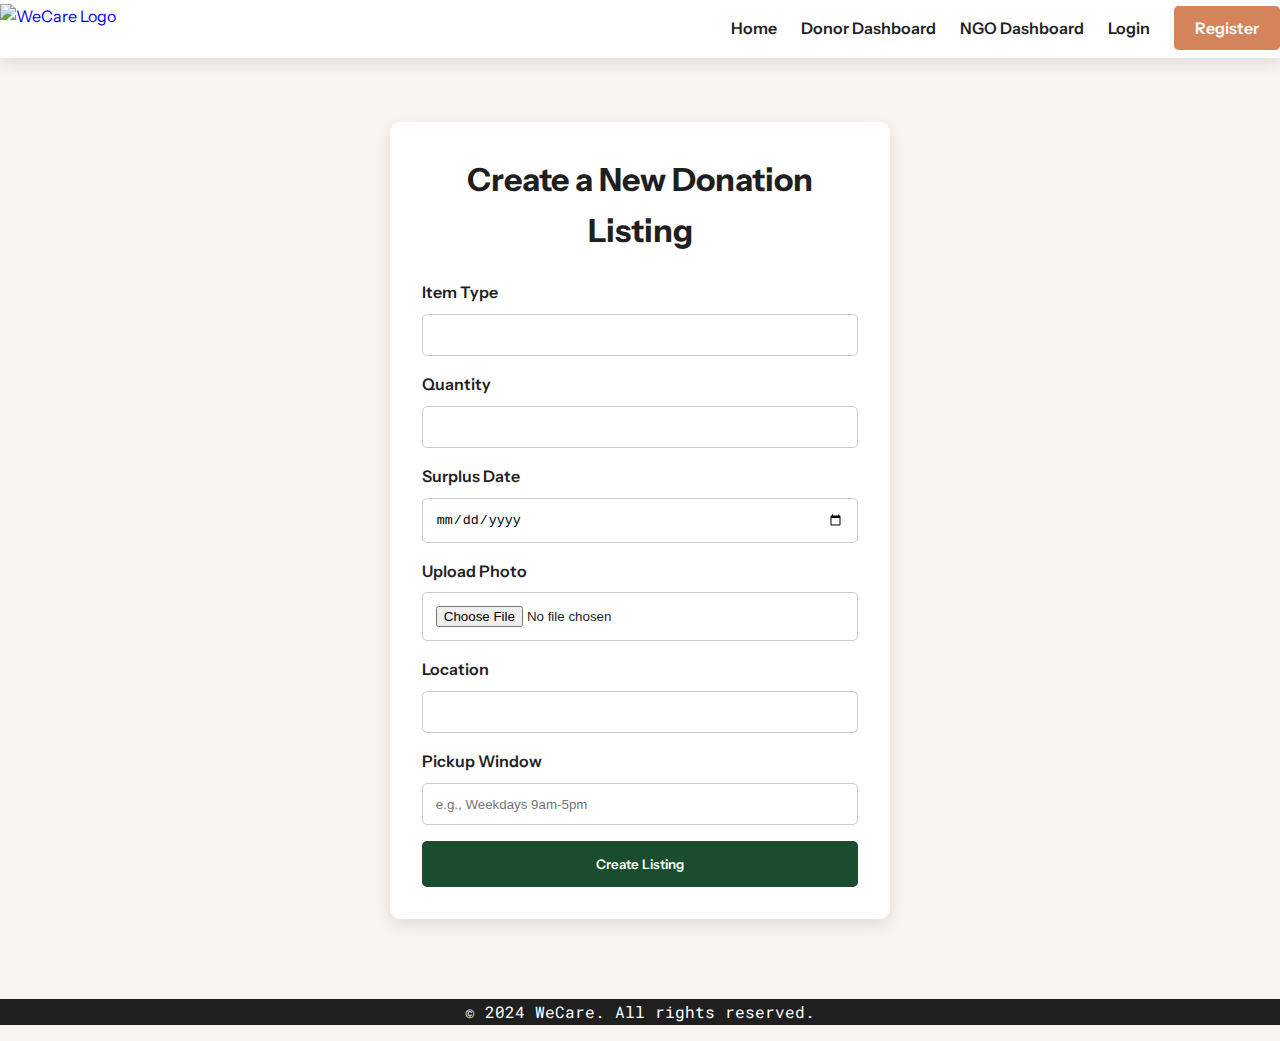
<file: create_listing.html>
<!DOCTYPE html>
<html lang="en">
<head>
    <meta charset="UTF-8">
    <meta name="viewport" content="width=device-width, initial-scale=1.0">
    <title>Create Listing - WeCare</title>
    <link rel="stylesheet" href="style.css">
</head>
<body>
    <site-header></site-header>

    <main>
        <div class="form-container">
            <h1>Create a New Donation Listing</h1>
            <form>
                <div class="form-group">
                    <label for="item-type">Item Type</label>
                    <input type="text" id="item-type" name="item-type" required>
                </div>
                <div class="form-group">
                    <label for="quantity">Quantity</label>
                    <input type="text" id="quantity" name="quantity" required>
                </div>
                <div class="form-group">
                    <label for="surplus-date">Surplus Date</label>
                    <input type="date" id="surplus-date" name="surplus-date" required>
                </div>
                <div class="form-group">
                    <label for="photo-upload">Upload Photo</label>
                    <input type="file" id="photo-upload" name="photo-upload">
                </div>
                <div class="form-group">
                    <label for="location">Location</label>
                    <input type="text" id="location" name="location" required>
                </div>
                <div class="form-group">
                    <label for="pickup-window">Pickup Window</label>
                    <input type="text" id="pickup-window" name="pickup-window" placeholder="e.g., Weekdays 9am-5pm">
                </div>
                <button type="submit" class="btn btn-primary" style="width: 100%;">Create Listing</button>
            </form>
        </div>
    </main>

    <site-footer></site-footer>

    <script src="main.js" type="module"></script>
</body>
</html>
</file>
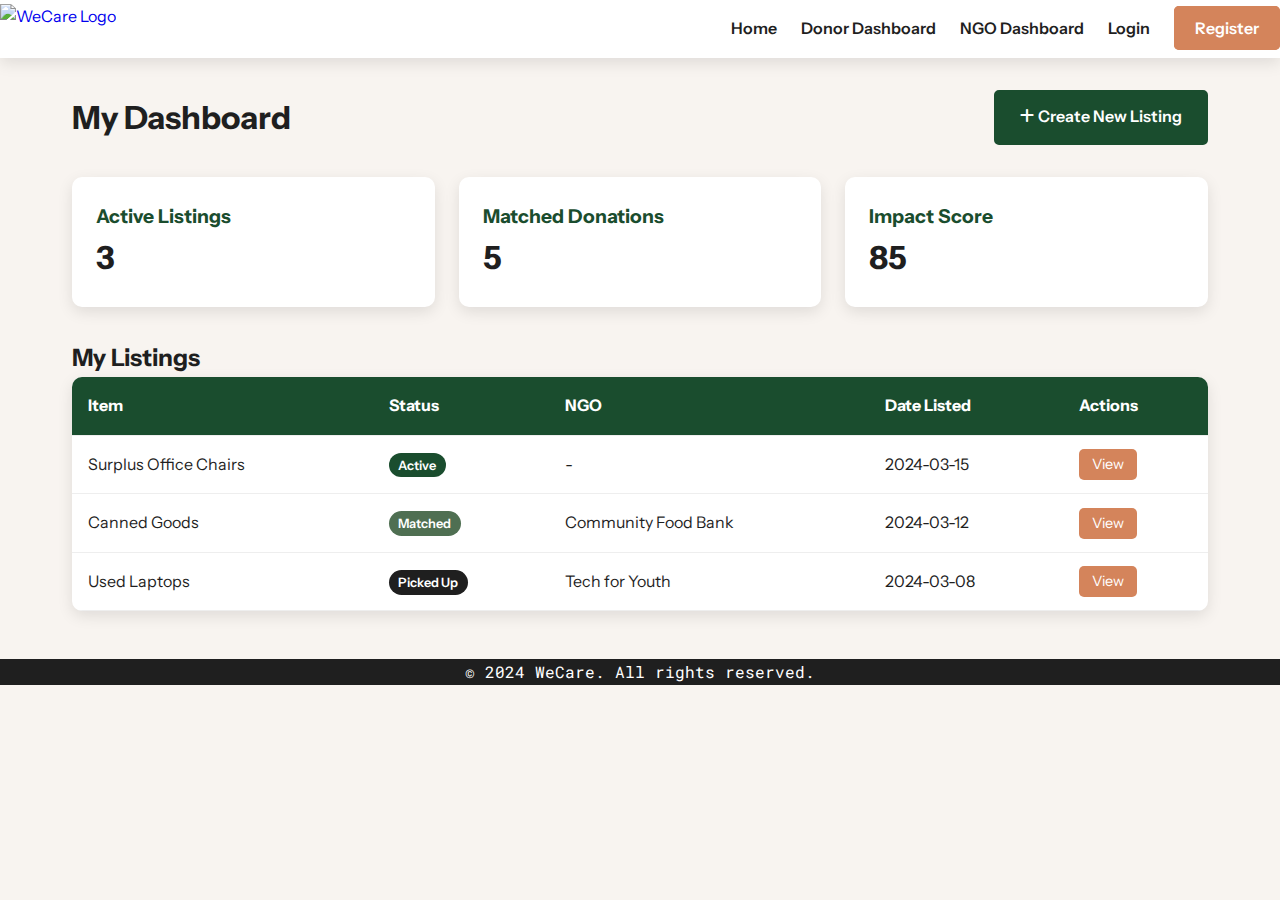
<file: donor_dashboard.html>
<!DOCTYPE html>
<html lang="en">
<head>
    <meta charset="UTF-8">
    <meta name="viewport" content="width=device-width, initial-scale=1.0">
    <title>Donor Dashboard - WeCare</title>
    <link rel="stylesheet" href="style.css">
    <link rel="stylesheet" href="https://cdnjs.cloudflare.com/ajax/libs/font-awesome/6.5.1/css/all.min.css">
</head>
<body>
    <site-header></site-header>

    <main class="dashboard">
        <header class="dashboard-header">
            <h1>My Dashboard</h1>
            <a href="create_listing.html" class="btn btn-primary"><i class="fas fa-plus"></i> Create New Listing</a>
        </header>

        <section class="dashboard-summary">
            <div class="summary-card">
                <h3>Active Listings</h3>
                <p>3</p>
            </div>
            <div class="summary-card">
                <h3>Matched Donations</h3>
                <p>5</p>
            </div>
            <div class="summary-card">
                <h3>Impact Score</h3>
                <p>85</p>
            </div>
        </section>

        <section class="dashboard-listings">
            <h2>My Listings</h2>
            <table>
                <thead>
                    <tr>
                        <th>Item</th>
                        <th>Status</th>
                        <th>NGO</th>
                        <th>Date Listed</th>
                        <th>Actions</th>
                    </tr>
                </thead>
                <tbody>
                    <tr>
                        <td>Surplus Office Chairs</td>
                        <td><span class="status status-active">Active</span></td>
                        <td>-</td>
                        <td>2024-03-15</td>
                        <td><a href="#" class="btn-sm">View</a></td>
                    </tr>
                    <tr>
                        <td>Canned Goods</td>
                        <td><span class="status status-matched">Matched</span></td>
                        <td>Community Food Bank</td>
                        <td>2024-03-12</td>
                        <td><a href="#" class="btn-sm">View</a></td>
                    </tr>
                    <tr>
                        <td>Used Laptops</td>
                        <td><span class="status status-picked-up">Picked Up</span></td>
                        <td>Tech for Youth</td>
                        <td>2024-03-08</td>
                        <td><a href="#" class="btn-sm">View</a></td>
                    </tr>
                </tbody>
            </table>
        </section>
    </main>

    <site-footer></site-footer>

    <script src="main.js" type="module"></script>
</body>
</html>
</file>
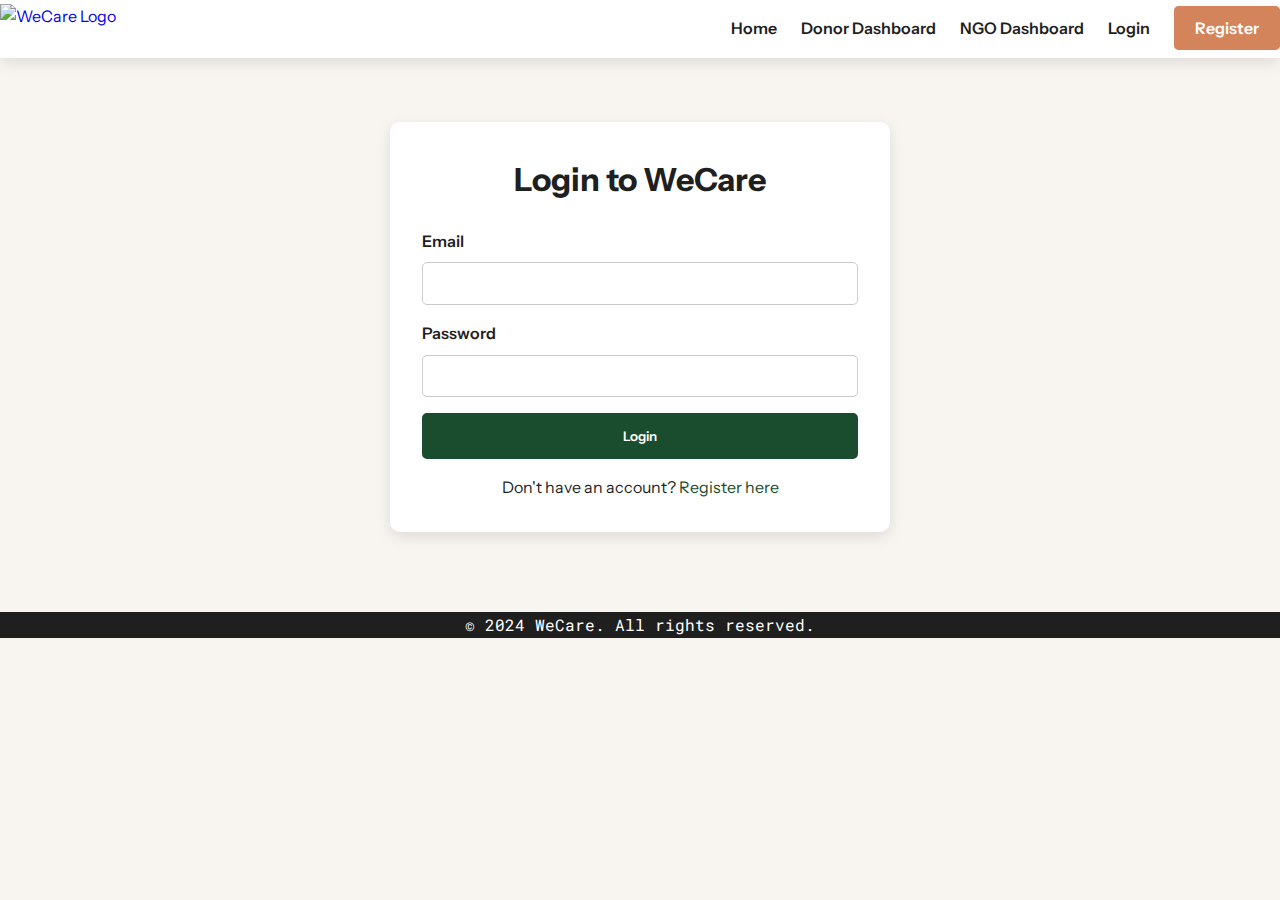
<file: login.html>
<!DOCTYPE html>
<html lang="en">
<head>
    <meta charset="UTF-8">
    <meta name="viewport" content="width=device-width, initial-scale=1.0">
    <title>Login - WeCare</title>
    <link rel="stylesheet" href="style.css">
</head>
<body>
    <site-header></site-header>

    <main>
        <div class="form-container">
            <h1>Login to WeCare</h1>
            <form>
                <div class="form-group">
                    <label for="email">Email</label>
                    <input type="email" id="email" name="email" required>
                </div>
                <div class="form-group">
                    <label for="password">Password</label>
                    <input type="password" id="password" name="password" required>
                </div>
                <button type="submit" class="btn btn-primary" style="width: 100%;">Login</button>
            </form>
            <p>Don't have an account? <a href="register.html">Register here</a></p>
        </div>
    </main>

    <site-footer></site-footer>

    <script src="main.js" type="module"></script>
</body>
</html>
</file>
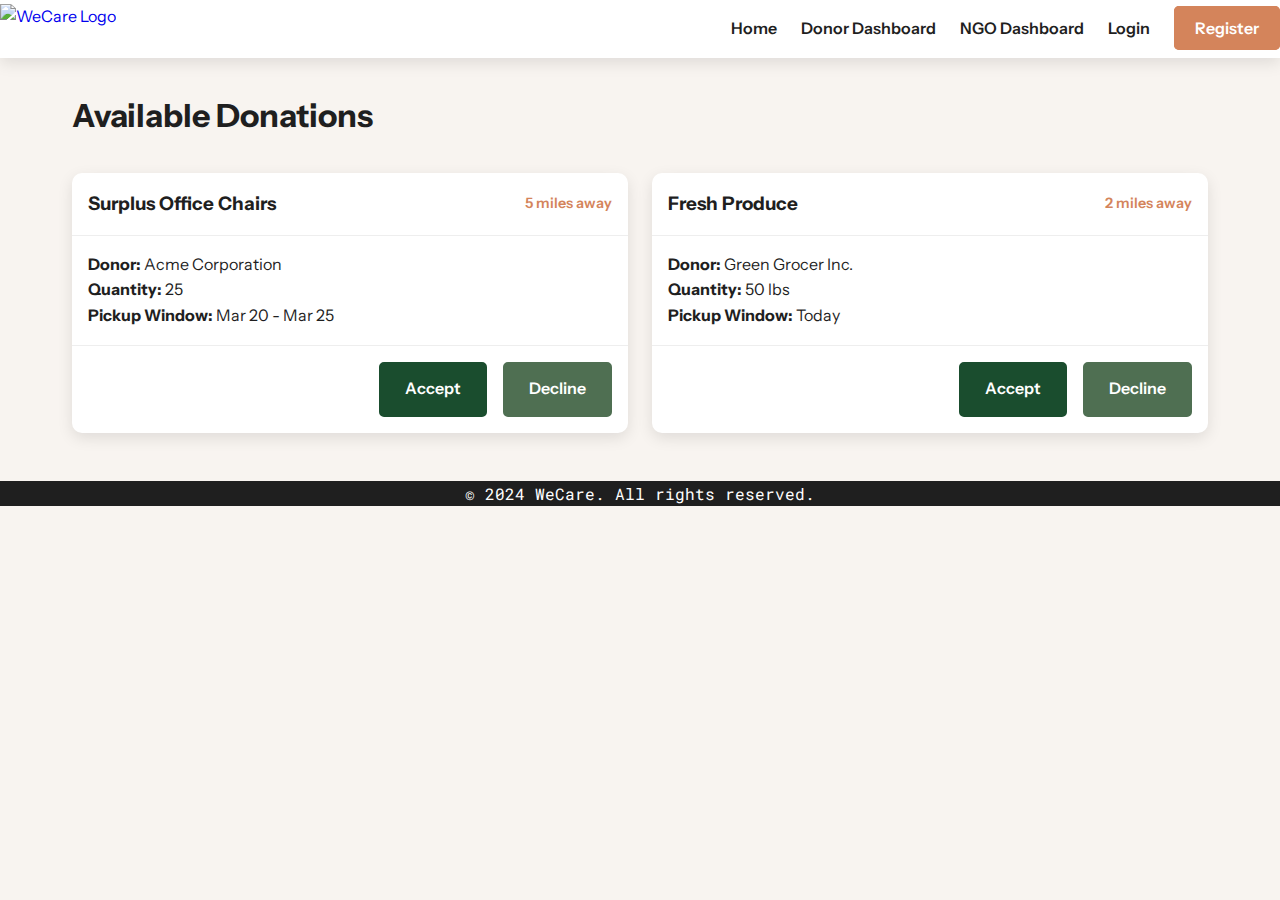
<file: ngo_dashboard.html>
<!DOCTYPE html>
<html lang="en">
<head>
    <meta charset="UTF-8">
    <meta name="viewport" content="width=device-width, initial-scale=1.0">
    <title>NGO Dashboard - WeCare</title>
    <link rel="stylesheet" href="style.css">
    <link rel="stylesheet" href="https://cdnjs.cloudflare.com/ajax/libs/font-awesome/6.5.1/css/all.min.css">
</head>
<body>
    <site-header></site-header>

    <main class="dashboard">
        <header class="dashboard-header">
            <h1>Available Donations</h1>
        </header>

        <section class="donation-cards">
            <div class="card donation-card">
                <div class="card-header">
                    <h3>Surplus Office Chairs</h3>
                    <span class="distance">5 miles away</span>
                </div>
                <div class="card-body">
                    <p><strong>Donor:</strong> Acme Corporation</p>
                    <p><strong>Quantity:</strong> 25</p>
                    <p><strong>Pickup Window:</strong> Mar 20 - Mar 25</p>
                </div>
                <div class="card-footer">
                    <a href="#" class="btn btn-primary">Accept</a>
                    <a href="#" class="btn btn-secondary">Decline</a>
                </div>
            </div>

            <div class="card donation-card">
                <div class="card-header">
                    <h3>Fresh Produce</h3>
                    <span class="distance">2 miles away</span>
                </div>
                <div class="card-body">
                    <p><strong>Donor:</strong> Green Grocer Inc.</p>
                    <p><strong>Quantity:</strong> 50 lbs</p>
                    <p><strong>Pickup Window:</strong> Today</p>
                </div>
                <div class="card-footer">
                    <a href="#" class="btn btn-primary">Accept</a>
                    <a href="#" class="btn btn-secondary">Decline</a>
                </div>
            </div>
        </section>
    </main>

    <site-footer></site-footer>

    <script src="main.js" type="module"></script>
</body>
</html>
</file>
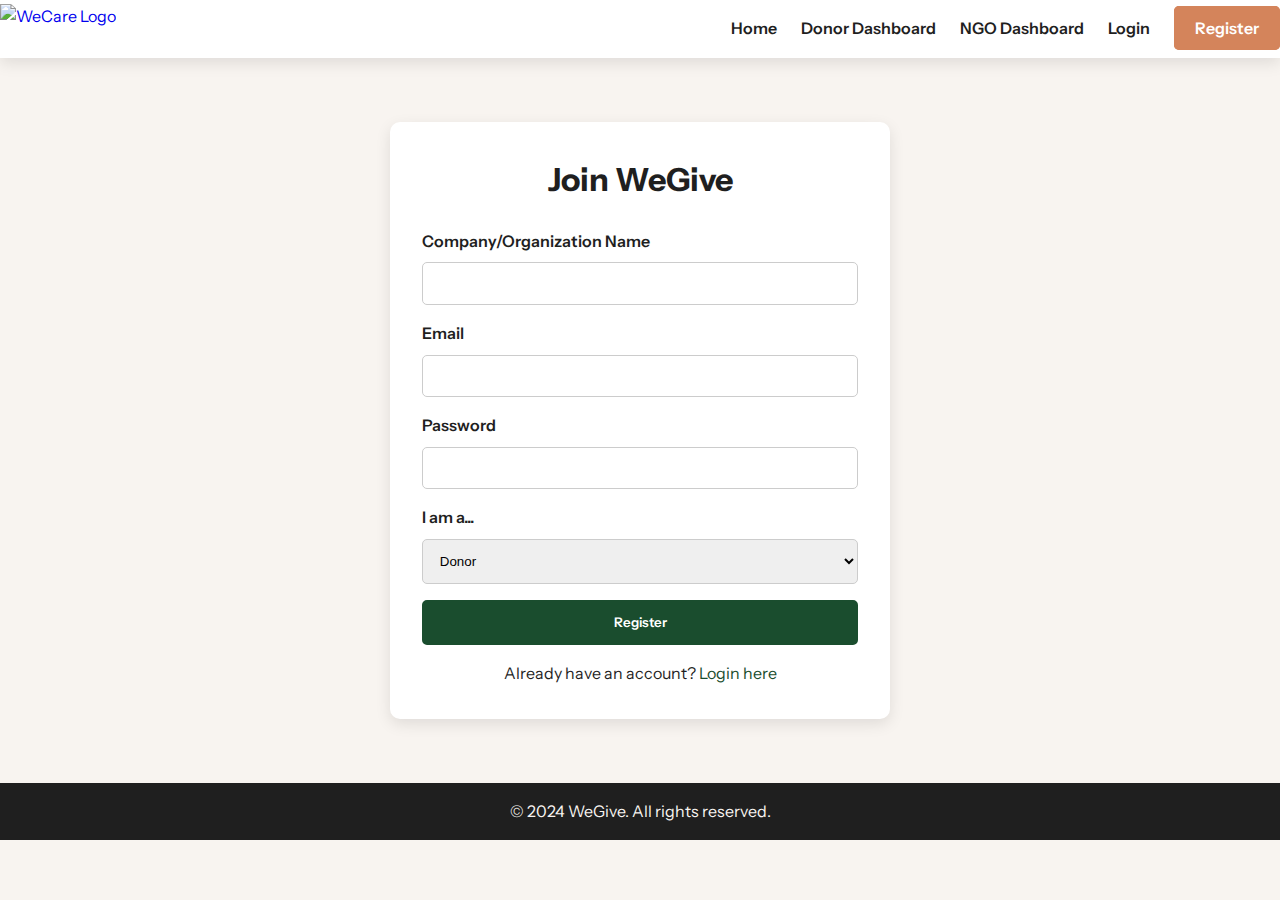
<file: register.html>
<!DOCTYPE html>
<html lang="en">
<head>
    <meta charset="UTF-8">
    <meta name="viewport" content="width=device-width, initial-scale=1.0">
    <title>Register - WeGive</title>
    <link rel="stylesheet" href="style.css">
</head>
<body>
    <site-header></site-header>

    <main>
        <div class="form-container">
            <h1>Join WeGive</h1>
            <form>
                <div class="form-group">
                    <label for="name">Company/Organization Name</label>
                    <input type="text" id="name" name="name" required>
                </div>
                <div class="form-group">
                    <label for="email">Email</label>
                    <input type="email" id="email" name="email" required>
                </div>
                <div class="form-group">
                    <label for="password">Password</label>
                    <input type="password" id="password" name="password" required>
                </div>
                <div class="form-group">
                    <label for="user-type">I am a...</label>
                    <select id="user-type" name="user-type">
                        <option value="donor">Donor</option>
                        <option value="ngo">NGO</option>
                        <option value="volunteer">Volunteer</option>
                    </select>
                </div>
                <button type="submit" class="btn btn-primary" style="width: 100%;">Register</button>
            </form>
            <p>Already have an account? <a href="login.html">Login here</a></p>
        </div>
    </main>

    <footer>
        <p>&copy; 2024 WeGive. All rights reserved.</p>
    </footer>

    <script src="main.js" type="module"></script>
    <script>
        document.addEventListener('DOMContentLoaded', () => {
            const urlParams = new URLSearchParams(window.location.search);
            const userType = urlParams.get('type');
            if (userType) {
                const userTypeSelect = document.getElementById('user-type');
                if (userTypeSelect) {
                    userTypeSelect.value = userType;
                }
            }
        });
    </script>
</body>
</html>
</file>
<file: style.css>
@import url('https://fonts.googleapis.com/css2?family=Instrument+Sans:wght@400;600;700&family=Roboto+Mono:wght@400;700&display=swap');

:root {
    --primary-color: #1A4D2E;    /* Forest Green */
    --secondary-color: #4F6F52;  /* Leaf Green */
    --accent-color: #D4845B;     /* Terracotta */
    --dark-color: #1F1F1F;       /* Ink */
    --light-color: #F8F4F0;      /* Light Background */
    --white-color: #ffffff;
    --font-primary: 'Instrument Sans', sans-serif;
    --font-secondary: 'Roboto Mono', monospace;
    --shadow: 0 5px 15px rgba(0,0,0,0.1);
}

* {
    margin: 0;
    padding: 0;
    box-sizing: border-box;
}

body {
    font-family: var(--font-primary);
    color: var(--dark-color);
    background-color: var(--light-color);
    line-height: 1.6;
}

a {
    text-decoration: none;
    color: var(--primary-color);
}

img {
    max-width: 100%;
}

main {
    padding: 2rem;
}

.btn {
    display: inline-block;
    padding: 0.8rem 1.5rem;
    border-radius: 5px;
    font-family: var(--font-primary);
    font-weight: 600;
    transition: all 0.3s ease;
}

.btn-primary {
    background-color: var(--primary-color);
    color: var(--white-color);
    border: 2px solid var(--primary-color);
}

.btn-primary:hover {
    background-color: transparent;
    color: var(--primary-color);
}

.btn-secondary {
    background-color: var(--secondary-color);
    color: var(--white-color);
    border: 2px solid var(--secondary-color);
}

.btn-secondary:hover {
    background-color: transparent;
    color: var(--secondary-color);
}

/* Hero Section */
.hero {
    background: linear-gradient(rgba(0, 0, 0, 0.5), rgba(0, 0, 0, 0.5)), url('https://images.unsplash.com/photo-1532629345422-7515f3d16bb6?q=80&w=2070&auto=format&fit=crop') no-repeat center center/cover;
    color: var(--white-color);
    text-align: center;
    padding: 6rem 2rem;
    position: relative; 
}

.hero-content h1 {
    font-family: var(--font-primary);
    font-size: 3rem;
    font-weight: 700;
    margin-bottom: 1rem;
}

.hero-content p {
    font-size: 1.2rem;
    margin-bottom: 2rem;
}

.hero-buttons .btn {
    margin: 0 0.5rem;
}

/* How It Works Section */
.how-it-works {
    padding: 4rem 2rem;
    text-align: center;
}

.how-it-works h2 {
    font-family: var(--font-primary);
    font-size: 2.5rem;
    margin-bottom: 3rem;
}

.steps {
    display: grid;
    grid-template-columns: repeat(auto-fit, minmax(250px, 1fr));
    gap: 2rem;
}

.step {
    background: var(--white-color);
    padding: 2rem;
    border-radius: 10px;
    box-shadow: var(--shadow);
}

.step img {
    height: 60px;
    margin-bottom: 1rem;
}

.step h3 {
    font-family: var(--font-primary);
    font-size: 1.5rem;
    margin-bottom: 0.5rem;
}

/* Footer */
footer {
    background-color: var(--dark-color);
    color: var(--light-color);
    text-align: center;
    padding: 1rem;
    position: relative;
    bottom: 0;
    width: 100%;
}

/* Form Styling */
.form-container {
    max-width: 500px;
    margin: 2rem auto;
    padding: 2rem;
    background: var(--white-color);
    border-radius: 10px;
    box-shadow: var(--shadow);
}

.form-container h1 {
    font-family: var(--font-primary);
    text-align: center;
    margin-bottom: 1.5rem;
}

.form-group {
    margin-bottom: 1rem;
}

.form-group label {
    display: block;
    margin-bottom: 0.5rem;
    font-weight: 600;
}

.form-group input,
.form-group select {
    width: 100%;
    padding: 0.8rem;
    border: 1px solid #ccc;
    border-radius: 5px;
}

.form-container p {
    text-align: center;
    margin-top: 1rem;
}

/* Dashboard */
main.dashboard {
    max-width: 1200px;
    margin: 0 auto;
}

.dashboard-header {
    display: flex;
    justify-content: space-between;
    align-items: center;
    margin-bottom: 2rem;
}

.dashboard-header h1 {
    font-family: var(--font-primary);
}

.dashboard-summary {
    display: grid;
    grid-template-columns: repeat(auto-fit, minmax(200px, 1fr));
    gap: 1.5rem;
    margin-bottom: 2rem;
}

.summary-card {
    background: var(--white-color);
    padding: 1.5rem;
    border-radius: 10px;
    box-shadow: var(--shadow);
}

.summary-card h3 {
    font-family: var(--font-primary);
    font-size: 1.2rem;
    color: var(--primary-color);
}

.summary-card p {
    font-size: 2rem;
    font-weight: 700;
}

.dashboard-listings table {
    width: 100%;
    border-collapse: collapse;
    background: var(--white-color);
    box-shadow: var(--shadow);
    border-radius: 10px;
    overflow: hidden;
}

.dashboard-listings th, .dashboard-listings td {
    padding: 1rem;
    text-align: left;
    border-bottom: 1px solid #eee;
}

.dashboard-listings th {
    font-family: var(--font-primary);
    background-color: var(--primary-color);
    color: var(--white-color);
}

.status {
    padding: 0.3rem 0.6rem;
    border-radius: 15px;
    font-size: 0.8rem;
    font-weight: 600;
    color: var(--white-color);
}

.status-active {
    background-color: var(--primary-color);
}

.status-matched {
    background-color: var(--secondary-color);
}

.status-picked-up {
    background-color: var(--dark-color);
}

.btn-sm {
    padding: 0.4rem 0.8rem;
    font-size: 0.9rem;
    background-color: var(--accent-color);
    color: var(--white-color);
    border-radius: 5px;
}

/* NGO Dashboard Cards */
.donation-cards {
    display: grid;
    grid-template-columns: repeat(auto-fit, minmax(320px, 1fr));
    gap: 1.5rem;
}

.donation-card {
    background: var(--white-color);
    border-radius: 10px;
    box-shadow: var(--shadow);
    display: flex;
    flex-direction: column;
}

.card-header {
    padding: 1rem;
    border-bottom: 1px solid #eee;
    display: flex;
    justify-content: space-between;
    align-items: center;
}

.card-header h3 {
    font-family: var(--font-primary);
}

.distance {
    font-size: 0.9rem;
    font-weight: 600;
    color: var(--accent-color);
}

.card-body {
    padding: 1rem;
    flex-grow: 1;
}

.card-footer {
    padding: 1rem;
    border-top: 1px solid #eee;
    display: flex;
    justify-content: flex-end;
    gap: 1rem;
}
</file>
